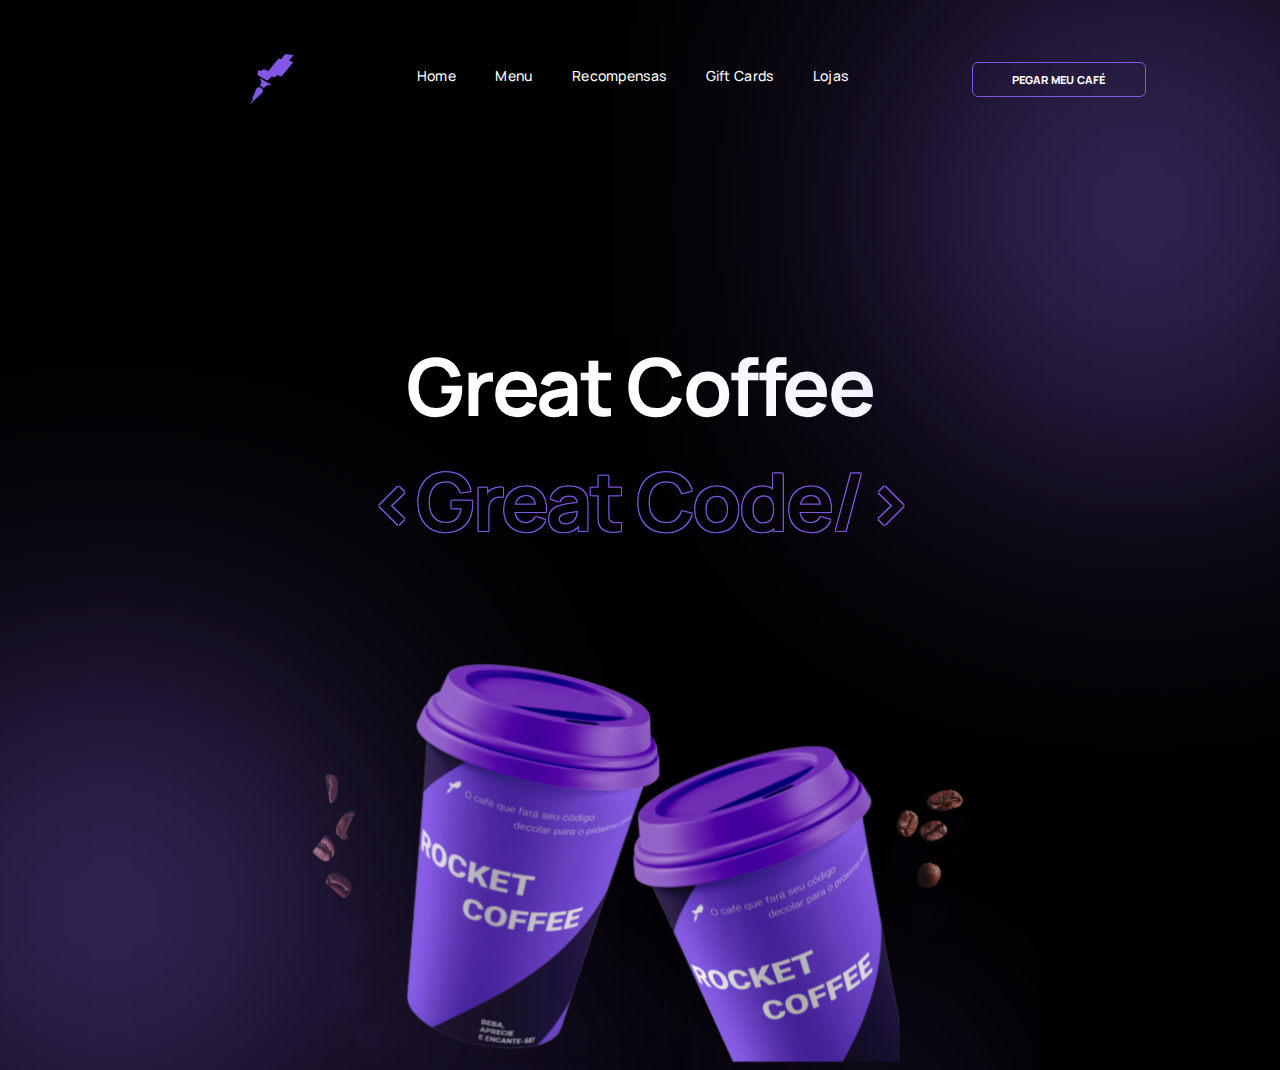
<file: index.html>
<!DOCTYPE html>
<html lang="pt-br">
  <head>
    <meta charset="UTF-8" />
    <meta http-equiv="X-UA-Compatible" content="IE=edge" />
    <meta name="viewport" content="width=device-width, initial-scale=1.0" />
    <meta name="author" content="Dhonatan joseildo">

    <link rel="stylesheet" href="./styles/global.css">
    <link rel="stylesheet" href="./styles/headerMenu.css">
    <link rel="stylesheet" href="./styles/index.css" />

    <link rel="preconnect" href="https://fonts.googleapis.com" />
    <link rel="preconnect" href="https://fonts.gstatic.com" crossorigin />
    <link
      href="https://fonts.googleapis.com/css2?family=DM+Sans:wght@400;700&family=Manrope:wght@400;700&display=swap"
      rel="stylesheet"
    />

    <script src="./script.js" defer></script>
    <title>Great Coffee</title>
  </head>
  <body>
    <header>
      <nav class="navigation-menu">
        <div class="logoAndOpen">
          <div class="logo">
            <a href="./index.html">
              <picture>

                <source media="(min-width: 1024px)" srcset="./assets/Logo.svg">
                <img src="./assets/logo-mobile.svg" alt="">
  
              </picture>
            </a>
          </div>
  
          <div  class="open-menu">
            <img src="./assets/openMenu.svg" alt="Abrir Menu de navegação">
          </div>
        </div>
        
        <div id="menuMobile">
          <ul>
            <li><a href="./index.html">Home</a></li>
            <li><a href="./menu.html">Menu</a></li>
            <li><a href="./recompensas.html">Recompensas</a></li>
            <li><a href="./giftCards.html">Gift Cards</a></li>
            <li><a href="./lojas.html">Lojas</a></li>
          </ul>
        </div>
        <button id="getCoffee">

          <a href="./menu.html">
            PEGAR MEU CAFÉ
          </a>
          
          <div class="img-get-coffee">
            <svg width="8" height="13" viewBox="0 0 8 13" fill="none" xmlns="http://www.w3.org/2000/svg">
              <path d="M1.414 12.207L7.121 6.49997L1.414 0.792969L0 2.20697L4.293 6.49997L0 10.793L1.414 12.207Z" fill="white"/>
            </svg>
          </div>
        </button>
        
      </nav>
    </header>
    
    <main>
      <div class="title">
        <h1>O café que fará seu código decolar para o próximo nível.</h1>
      </div>
  
      <div class="subtitle">
        <h2>Great Coffee</h2>
        <h2>&lt;Great Code/&gt;</h2>
      </div>
      <img id="imgCoffee" src="./assets/Img-Coffee.svg" alt="Imagem de 2 copo de caffe com a logo ROCKET COFFE">
      
      <div class="bg-effect01">
        <svg width="428" height="620" viewBox="0 0 428 620" fill="none" xmlns="http://www.w3.org/2000/svg">
          <g filter="url(#filter0_f_317_209)">
          <circle cx="228.5" cy="560.5" r="160.5" fill="#996DFF"/>
          </g>
          <defs>
          <filter id="filter0_f_317_209" x="-332" y="0" width="1121" height="1121" filterUnits="userSpaceOnUse" color-interpolation-filters="sRGB">
          <feFlood flood-opacity="0" result="BackgroundImageFix"/>
          <feBlend mode="normal" in="SourceGraphic" in2="BackgroundImageFix" result="shape"/>
          <feGaussianBlur stdDeviation="200" result="effect1_foregroundBlur_317_209"/>
          </filter>
          </defs>
          </svg>
          
      </div>
      <div class="bg-effect02">
        <svg width="428" height="620" viewBox="0 0 428 620" fill="none" xmlns="http://www.w3.org/2000/svg">
          <g filter="url(#filter0_f_317_209)">
          <circle cx="228.5" cy="560.5" r="160.5" fill="#996DFF"/>
          </g>
          <defs>
          <filter id="filter0_f_317_209" x="-332" y="0" width="1121" height="1121" filterUnits="userSpaceOnUse" color-interpolation-filters="sRGB">
          <feFlood flood-opacity="0" result="BackgroundImageFix"/>
          <feBlend mode="normal" in="SourceGraphic" in2="BackgroundImageFix" result="shape"/>
          <feGaussianBlur stdDeviation="200" result="effect1_foregroundBlur_317_209"/>
          </filter>
          </defs>
          </svg>
          
      </div>
    </main>
  </body>
</html>
</file>
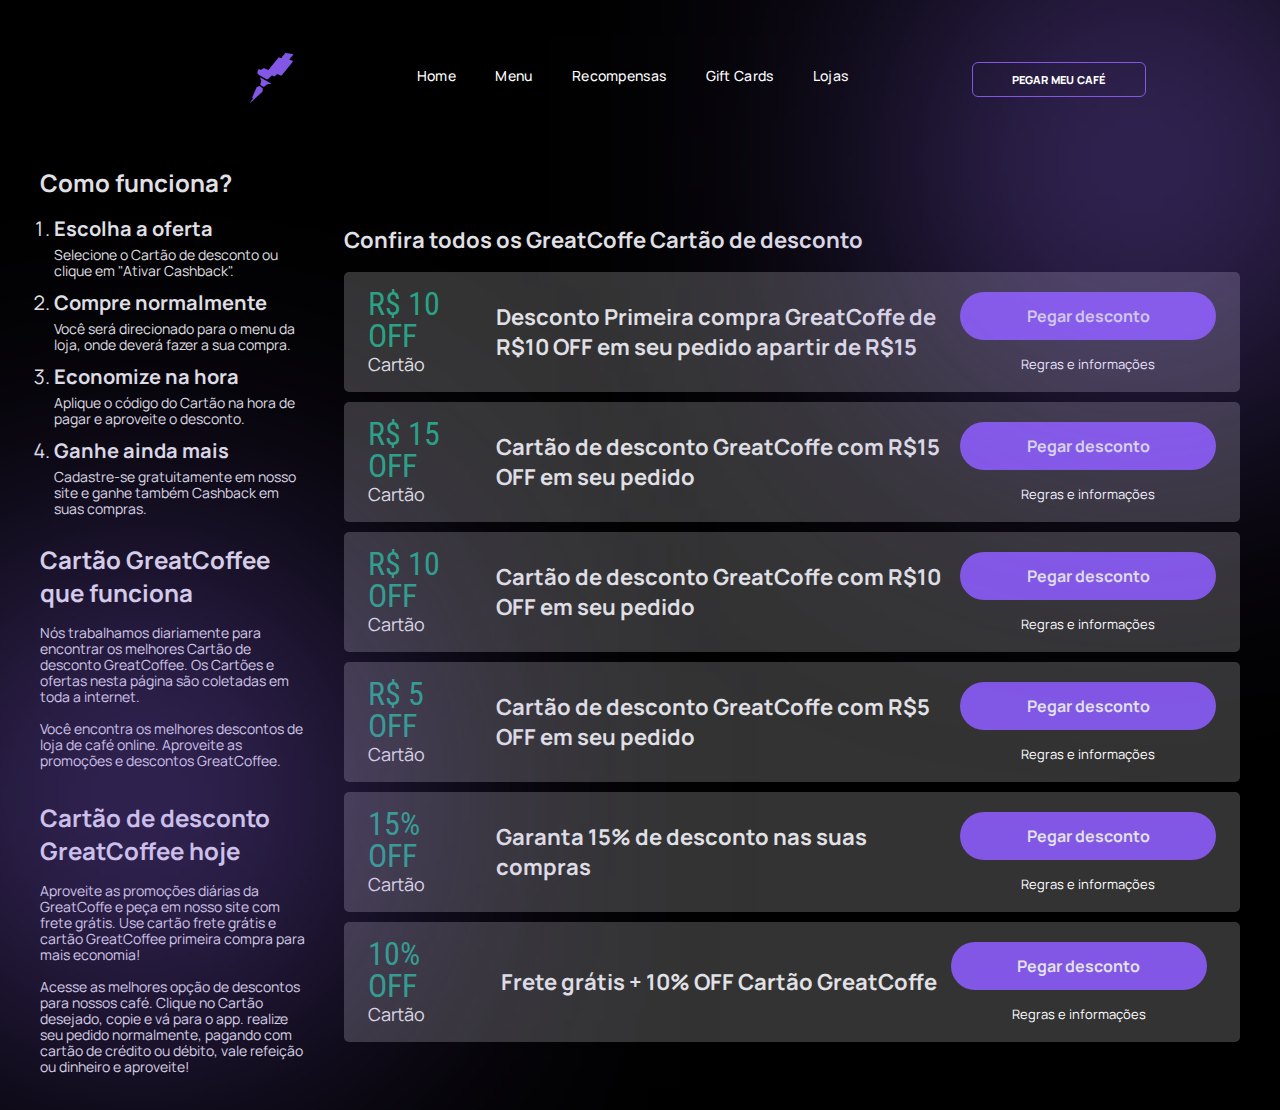
<file: giftCards.html>
<!DOCTYPE html>
<html lang="pt-br">
<head>
  <meta charset="UTF-8">
  <meta http-equiv="X-UA-Compatible" content="IE=edge">
  <meta name="viewport" content="width=device-width, initial-scale=1.0">

  <link rel="stylesheet" href="./styles/global.css">
  <link rel="stylesheet" href="./styles/headerMenu.css">
  <link rel="stylesheet" href="./styles/giftCards.css">

  <link rel="preconnect" href="https://fonts.googleapis.com">
  <link rel="preconnect" href="https://fonts.gstatic.com" crossorigin>
  <link href="https://fonts.googleapis.com/css2?family=Manrope:wght@400;700&family=Roboto+Condensed:wght@700&display=swap" rel="stylesheet">
  
  <script src="./script.js" defer></script>
  <title>Gift Cards</title>
</head>
<body>
  <header>
    <nav class="navigation-menu">
      <div class="logoAndOpen">
        <div class="logo">
          <a href="./index.html">
            <picture>

              <source media="(min-width: 1024px)" srcset="./assets/Logo.svg">
              <img src="./assets/logo-mobile.svg" alt="">

            </picture>
          </a>
        </div>

        <div  class="open-menu">
          <img src="./assets/openMenu.svg" alt="Abrir Menu de navegação">
        </div>
      </div>
      
      <div id="menuMobile">
        <ul>
          <li><a href="./index.html">Home</a></li>
          <li><a href="./menu.html">Menu</a></li>
          <li><a href="./recompensas.html">Recompensas</a></li>
          <li><a href="./giftCards.html">Gift Cards</a></li>
          <li><a href="./lojas.html">Lojas</a></li>
        </ul>
      </div>
      <button id="getCoffee">

        <a href="./menu.html">
          PEGAR MEU CAFÉ
        </a>
        
        <div class="img-get-coffee">
          <svg width="8" height="13" viewBox="0 0 8 13" fill="none" xmlns="http://www.w3.org/2000/svg">
            <path d="M1.414 12.207L7.121 6.49997L1.414 0.792969L0 2.20697L4.293 6.49997L0 10.793L1.414 12.207Z" fill="white"/>
          </svg>
        </div>
      </button>
      
    </nav>
  </header>

  <main>
    <section class="aboutGiftCard">

      <div class="howItWorks">
        <h2>Como funciona?</h2>
        <ul>
          <li>
            <h3>Escolha a oferta</h3>
            <p>Selecione o Cartão de desconto ou clique em "Ativar Cashback".</p>
          </li>
          <li>
            <h3>Compre normalmente</h3>
            <p>Você será direcionado para o menu da loja, onde deverá fazer a sua compra.</p>
          </li>
          <li>
            <h3>Economize na hora</h3>
            <p>Aplique o código do Cartão na hora de pagar e aproveite o desconto.</p>
          </li>
          <li>
            <h3>Ganhe ainda mais</h3>
            <p>Cadastre-se gratuitamente em nosso site e ganhe também Cashback em suas compras.</p>
          </li>
        </ul>
      </div>
      <div class="cardWorks">
        <h2>Cartão GreatCoffee que funciona</h2>
        <p>
          Nós trabalhamos diariamente para encontrar os melhores Cartão de desconto GreatCoffee. Os Cartões e ofertas nesta página são coletadas em toda a internet.
        </p>
        <p>
          Você encontra os melhores descontos de loja de café online. Aproveite as promoções e descontos GreatCoffee.
        </p>
      </div>
      <div class="discountCard">
        <h2>Cartão de desconto GreatCoffee hoje</h2>
        <p>Aproveite as promoções diárias da GreatCoffe e peça em nosso site com frete grátis. Use cartão frete grátis e cartão GreatCoffee primeira compra para mais economia!
        </p>

        <p>Acesse as melhores opção de descontos para nossos café. Clique no Cartão desejado, copie e vá
        para o app. realize seu pedido normalmente, pagando com cartão de crédito ou débito, vale refeição ou dinheiro e aproveite!
        </p>
      </div>
    </section>

    <section class="giftCards">
      <h2>Confira todos os GreatCoffe Cartão de desconto</h2>
    
      <ul class="cards">

        <li class="card">

          <div class="discount">
            <div class="valueDiscount">
              R$ 10
              <br>
              OFF
            </div>
            <div class="typeOfDiscount">
              Cartão
            </div>
          </div>
          <div class="cardDescription">
            <h3>Desconto Primeira compra GreatCoffe de R$10 OFF em seu pedido apartir de R$15</h3>
          </div>
          <div class="buttonDiscount">
            <button class="buttonGetDiscount">
              Pegar desconto
            </button>
            <a href="#">
              Regras e informações
            </a>
          </div>

        </li>

        <li class="card">
          <div class="discount">
            <div class="valueDiscount">
              R$ 15
              <br>
              OFF
            </div>
            <div class="typeOfDiscount">
              Cartão
            </div>
          </div>
          <div class="cardDescription">
            <h3>Cartão de desconto GreatCoffe com R$15 OFF em seu pedido</h3>
          </div>
          <div class="buttonDiscount">
            <button class="buttonGetDiscount">
              Pegar desconto
            </button>
            <a href="#">
              Regras e informações
            </a>
          </div>
        </li>

        <li class="card">
          <div class="discount">
            <div class="valueDiscount">
              R$ 10
              <br>
              OFF
            </div>
            <div class="typeOfDiscount">
              Cartão
            </div>
          </div>
          <div class="cardDescription">
            <h3>Cartão de desconto GreatCoffe com R$10 OFF em seu pedido</h3>
          </div>
          <div class="buttonDiscount">
            <button class="buttonGetDiscount">
              Pegar desconto
            </button>
            <a href="#">
              Regras e informações
            </a>
          </div>
        </li>

        <li class="card">
          <div class="discount">
            <div class="valueDiscount">
              R$ 5
              <br>
              OFF
            </div>
            <div class="typeOfDiscount">
              Cartão
            </div>
          </div>
          <div class="cardDescription">
            <h3>Cartão de desconto GreatCoffe com R$5 OFF em seu pedido</h3>
          </div>
          <div class="buttonDiscount">
            <button class="buttonGetDiscount">
              Pegar desconto
            </button>
            <a href="#">
              Regras e informações
            </a>
          </div>
        </li>

        <li class="card">
          <div class="discount">
            <div class="valueDiscount">
              15%
              <br> 
              OFF
            </div>
            <div class="typeOfDiscount">
              Cartão
            </div>
          </div>
          <div class="cardDescription">
            <h3>Garanta 15% de desconto nas suas compras</h3>
          </div>
          <div class="buttonDiscount">
            <button class="buttonGetDiscount">
              Pegar desconto
            </button>
            <a href="#">
              Regras e informações
            </a>
          </div>
        </li>

        <li class="card">
          <div class="discount">
            <div class="valueDiscount">
              10%
              <br>
              OFF
            </div>
            <div class="typeOfDiscount">
              Cartão
            </div>
          </div>
          <div class="cardDescription">
            <h3>Frete grátis + 10% OFF Cartão GreatCoffe</h3>
          </div>
          <div class="buttonDiscount">
            <button class="buttonGetDiscount">
              Pegar desconto
            </button>
            <a href="#">
              Regras e informações
            </a>
          </div>
        </li>

      </ul>
      
    </section>
  </main>

  <div class="bg-effect01">
    <svg width="428" height="620" viewBox="0 0 428 620" fill="none" xmlns="http://www.w3.org/2000/svg">
      <g filter="url(#filter0_f_317_209)">
      <circle cx="228.5" cy="560.5" r="160.5" fill="#996DFF"/>
      </g>
      <defs>
      <filter id="filter0_f_317_209" x="-332" y="0" width="1121" height="1121" filterUnits="userSpaceOnUse" color-interpolation-filters="sRGB">
      <feFlood flood-opacity="0" result="BackgroundImageFix"/>
      <feBlend mode="normal" in="SourceGraphic" in2="BackgroundImageFix" result="shape"/>
      <feGaussianBlur stdDeviation="200" result="effect1_foregroundBlur_317_209"/>
      </filter>
      </defs>
      </svg>
      
  </div>
  <div class="bg-effect02">
    <svg width="428" height="620" viewBox="0 0 428 620" fill="none" xmlns="http://www.w3.org/2000/svg">
      <g filter="url(#filter0_f_317_209)">
      <circle cx="228.5" cy="560.5" r="160.5" fill="#996DFF"/>
      </g>
      <defs>
      <filter id="filter0_f_317_209" x="-332" y="0" width="1121" height="1121" filterUnits="userSpaceOnUse" color-interpolation-filters="sRGB">
      <feFlood flood-opacity="0" result="BackgroundImageFix"/>
      <feBlend mode="normal" in="SourceGraphic" in2="BackgroundImageFix" result="shape"/>
      <feGaussianBlur stdDeviation="200" result="effect1_foregroundBlur_317_209"/>
      </filter>
      </defs>
      </svg>
      
  </div>
</body>
</html>
</file>
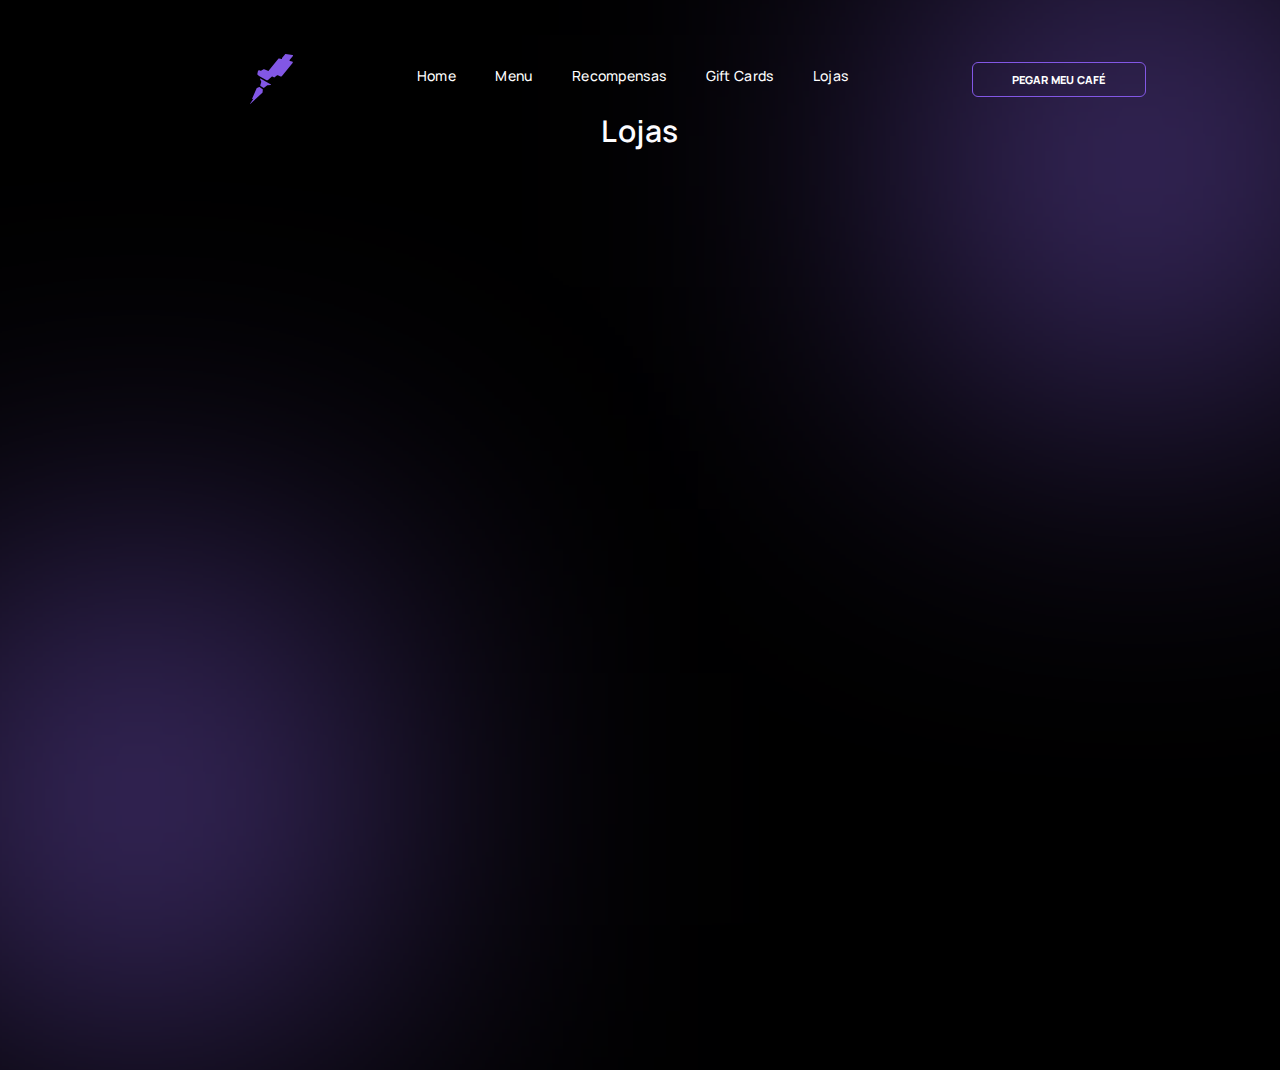
<file: lojas.html>
<!DOCTYPE html>
<html lang="pt-br">
<head>
  <meta charset="UTF-8">
  <meta http-equiv="X-UA-Compatible" content="IE=edge">
  <meta name="viewport" content="width=device-width, initial-scale=1.0">

  <link rel="stylesheet" href="./styles/global.css">
  <link rel="stylesheet" href="./styles/headerMenu.css">

  <link rel="preconnect" href="https://fonts.googleapis.com" />
  <link rel="preconnect" href="https://fonts.gstatic.com" crossorigin />
  <link
      href="https://fonts.googleapis.com/css2?family=DM+Sans:wght@400;700&family=Manrope:wght@400;700&display=swap"
      rel="stylesheet"
  />
  
  <script src="./script.js" defer></script>
  <title>Lojas GreatCoffee</title>
</head>
<body>
  <header>
    <nav class="navigation-menu">
      <div class="logoAndOpen">
        <div class="logo">
          <a href="./index.html">
            <picture>

              <source media="(min-width: 1024px)" srcset="./assets/Logo.svg">
              <img src="./assets/logo-mobile.svg" alt="">

            </picture>
          </a>
        </div>

        <div  class="open-menu">
          <img src="./assets/openMenu.svg" alt="Abrir Menu de navegação">
        </div>
      </div>
      
      <div id="menuMobile">
        <ul>
          <li><a href="./index.html">Home</a></li>
          <li><a href="./menu.html">Menu</a></li>
          <li><a href="./recompensas.html">Recompensas</a></li>
          <li><a href="./giftCards.html">Gift Cards</a></li>
          <li><a href="./lojas.html">Lojas</a></li>
        </ul>
      </div>
      <button id="getCoffee">

        <a href="./menu.html">
          PEGAR MEU CAFÉ
        </a>
        
        <div class="img-get-coffee">
          <svg width="8" height="13" viewBox="0 0 8 13" fill="none" xmlns="http://www.w3.org/2000/svg">
            <path d="M1.414 12.207L7.121 6.49997L1.414 0.792969L0 2.20697L4.293 6.49997L0 10.793L1.414 12.207Z" fill="white"/>
          </svg>
        </div>
      </button>
      
    </nav>
  </header>

  <main>
    <h1>Lojas</h1>
  </main>

  <div class="bg-effect01">
    <svg width="428" height="620" viewBox="0 0 428 620" fill="none" xmlns="http://www.w3.org/2000/svg">
      <g filter="url(#filter0_f_317_209)">
      <circle cx="228.5" cy="560.5" r="160.5" fill="#996DFF"/>
      </g>
      <defs>
      <filter id="filter0_f_317_209" x="-332" y="0" width="1121" height="1121" filterUnits="userSpaceOnUse" color-interpolation-filters="sRGB">
      <feFlood flood-opacity="0" result="BackgroundImageFix"/>
      <feBlend mode="normal" in="SourceGraphic" in2="BackgroundImageFix" result="shape"/>
      <feGaussianBlur stdDeviation="200" result="effect1_foregroundBlur_317_209"/>
      </filter>
      </defs>
      </svg>
      
  </div>
  <div class="bg-effect02">
    <svg width="428" height="620" viewBox="0 0 428 620" fill="none" xmlns="http://www.w3.org/2000/svg">
      <g filter="url(#filter0_f_317_209)">
      <circle cx="228.5" cy="560.5" r="160.5" fill="#996DFF"/>
      </g>
      <defs>
      <filter id="filter0_f_317_209" x="-332" y="0" width="1121" height="1121" filterUnits="userSpaceOnUse" color-interpolation-filters="sRGB">
      <feFlood flood-opacity="0" result="BackgroundImageFix"/>
      <feBlend mode="normal" in="SourceGraphic" in2="BackgroundImageFix" result="shape"/>
      <feGaussianBlur stdDeviation="200" result="effect1_foregroundBlur_317_209"/>
      </filter>
      </defs>
      </svg>
      
  </div>
</body>
</html>
</file>
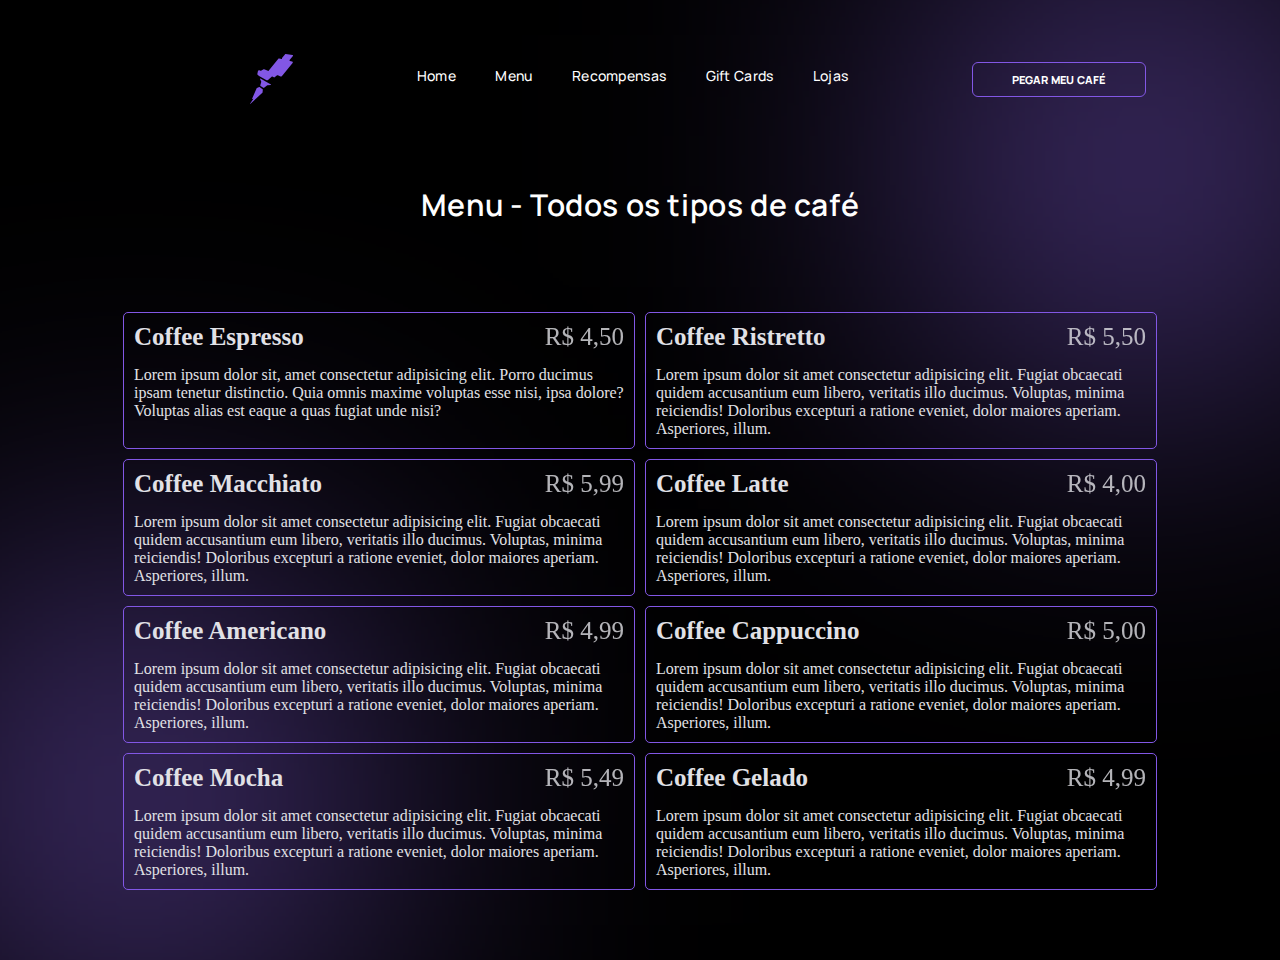
<file: menu.html>
<!DOCTYPE html>
<html lang="pt-br">
<head>
  <meta charset="UTF-8">
  <meta http-equiv="X-UA-Compatible" content="IE=edge">
  <meta name="viewport" content="width=device-width, initial-scale=1.0">
  <meta name="author" content="Dhonatan joseildo">

  <link rel="stylesheet" href="./styles/global.css">
  <link rel="stylesheet" href="./styles/headerMenu.css">
  <link rel="stylesheet" href="./styles/menu.css">

  <link rel="preconnect" href="https://fonts.googleapis.com" />
  <link rel="preconnect" href="https://fonts.gstatic.com" crossorigin />
  <link
      href="https://fonts.googleapis.com/css2?family=DM+Sans:wght@400;700&family=Manrope:wght@400;700&display=swap"
      rel="stylesheet"
  />
  
  <script src="./script.js" defer></script>
  <title>Menu Coffee</title>
</head>
<body>
  <header>
    <nav class="navigation-menu">
      <div class="logoAndOpen">
        <div class="logo">
          <a href="./index.html">
            <picture>

              <source media="(min-width: 1024px)" srcset="./assets/Logo.svg">
              <img src="./assets/logo-mobile.svg" alt="">

            </picture>
          </a>
        </div>

        <div  class="open-menu">
          <img src="./assets/openMenu.svg" alt="Abrir Menu de navegação">
        </div>
      </div>
      
      <div id="menuMobile">
        <ul>
          <li><a href="./index.html">Home</a></li>
          <li><a href="./menu.html">Menu</a></li>
          <li><a href="./recompensas.html">Recompensas</a></li>
          <li><a href="./giftCards.html">Gift Cards</a></li>
          <li><a href="./lojas.html">Lojas</a></li>
        </ul>
      </div>
      <button id="getCoffee">

        <a href="./menu.html">
          PEGAR MEU CAFÉ
        </a>
        
        <div class="img-get-coffee">
          <svg width="8" height="13" viewBox="0 0 8 13" fill="none" xmlns="http://www.w3.org/2000/svg">
            <path d="M1.414 12.207L7.121 6.49997L1.414 0.792969L0 2.20697L4.293 6.49997L0 10.793L1.414 12.207Z" fill="white"/>
          </svg>
        </div>
      </button>
      
    </nav>
  </header>

  <main>
    <div class="title">
      <h1> Menu - Todos os tipos de café</h1>
    </div>
    <div class="menu">
  
      <div class="container">
        <div class="content">
          <h3>Coffee Espresso</h3>
          <p class="valueCoffe">
            R$ 4,50
          </p>
        </div>
        
        <p class="description">
          Lorem ipsum dolor sit, amet consectetur adipisicing elit. Porro ducimus ipsam tenetur distinctio. Quia omnis maxime voluptas esse nisi, ipsa dolore? Voluptas alias est eaque a quas fugiat unde nisi?
        </p>
        
      </div>
      <div class="container">
        <div class="content">
          <h3>Coffee Ristretto</h3>
          <p class="valueCoffe">
            R$ 5,50
          </p>
        </div>
        <p class="description">
          Lorem ipsum dolor sit amet consectetur adipisicing elit. Fugiat obcaecati quidem accusantium eum libero, veritatis illo ducimus. Voluptas, minima reiciendis! Doloribus excepturi a ratione eveniet, dolor maiores aperiam. Asperiores, illum.
        </p>
      </div>
      <div class="container">
        <div class="content">
          <h3>Coffee Macchiato</h3>
          <p class="valueCoffe">
            R$ 5,99
          </p>
        </div>
        <p class="description">
          Lorem ipsum dolor sit amet consectetur adipisicing elit. Fugiat obcaecati quidem accusantium eum libero, veritatis illo ducimus. Voluptas, minima reiciendis! Doloribus excepturi a ratione eveniet, dolor maiores aperiam. Asperiores, illum.
        </p>
      </div>
      <div class="container">
        <div class="content">
          <h3>Coffee Latte</h3>
          <p class="valueCoffe">
            R$ 4,00
          </p>
        </div>
        <p class="description">
          Lorem ipsum dolor sit amet consectetur adipisicing elit. Fugiat obcaecati quidem accusantium eum libero, veritatis illo ducimus. Voluptas, minima reiciendis! Doloribus excepturi a ratione eveniet, dolor maiores aperiam. Asperiores, illum.
        </p>
      </div>
      <div class="container">
        <div class="content">
          <h3>Coffee Americano</h3>
          <p class="valueCoffe">
            R$ 4,99
          </p>
        </div>
        <p class="description">
          Lorem ipsum dolor sit amet consectetur adipisicing elit. Fugiat obcaecati quidem accusantium eum libero, veritatis illo ducimus. Voluptas, minima reiciendis! Doloribus excepturi a ratione eveniet, dolor maiores aperiam. Asperiores, illum.
        </p>
      </div>
      <div class="container">
        <div class="content">
          <h3>Coffee Cappuccino</h3>
          <p class="valueCoffe">
            R$ 5,00
          </p>
        </div>
        <p class="description">
          Lorem ipsum dolor sit amet consectetur adipisicing elit. Fugiat obcaecati quidem accusantium eum libero, veritatis illo ducimus. Voluptas, minima reiciendis! Doloribus excepturi a ratione eveniet, dolor maiores aperiam. Asperiores, illum.
        </p>
      </div>
      <div class="container">
        <div class="content">
          <h3>Coffee Mocha</h3>
          <p class="valueCoffe">
            R$ 5,49
          </p>
        </div>
        <p class="description">
          Lorem ipsum dolor sit amet consectetur adipisicing elit. Fugiat obcaecati quidem accusantium eum libero, veritatis illo ducimus. Voluptas, minima reiciendis! Doloribus excepturi a ratione eveniet, dolor maiores aperiam. Asperiores, illum.
        </p>
      </div>
      <div class="container">
        <div class="content">
          <h3>Coffee Gelado</h3>
          <p class="valueCoffe">
            R$ 4,99
          </p>
        </div>
        <p class="description">
          Lorem ipsum dolor sit amet consectetur adipisicing elit. Fugiat obcaecati quidem accusantium eum libero, veritatis illo ducimus. Voluptas, minima reiciendis! Doloribus excepturi a ratione eveniet, dolor maiores aperiam. Asperiores, illum.
        </p>
      </div>
  
    </div>
  </main>
  <div class="bg-effect01">
    <svg width="428" height="620" viewBox="0 0 428 620" fill="none" xmlns="http://www.w3.org/2000/svg">
      <g filter="url(#filter0_f_317_209)">
      <circle cx="228.5" cy="560.5" r="160.5" fill="#996DFF"/>
      </g>
      <defs>
      <filter id="filter0_f_317_209" x="-332" y="0" width="1121" height="1121" filterUnits="userSpaceOnUse" color-interpolation-filters="sRGB">
      <feFlood flood-opacity="0" result="BackgroundImageFix"/>
      <feBlend mode="normal" in="SourceGraphic" in2="BackgroundImageFix" result="shape"/>
      <feGaussianBlur stdDeviation="200" result="effect1_foregroundBlur_317_209"/>
      </filter>
      </defs>
      </svg>
      
  </div>
  <div class="bg-effect02">
    <svg width="428" height="620" viewBox="0 0 428 620" fill="none" xmlns="http://www.w3.org/2000/svg">
      <g filter="url(#filter0_f_317_209)">
      <circle cx="228.5" cy="560.5" r="160.5" fill="#996DFF"/>
      </g>
      <defs>
      <filter id="filter0_f_317_209" x="-332" y="0" width="1121" height="1121" filterUnits="userSpaceOnUse" color-interpolation-filters="sRGB">
      <feFlood flood-opacity="0" result="BackgroundImageFix"/>
      <feBlend mode="normal" in="SourceGraphic" in2="BackgroundImageFix" result="shape"/>
      <feGaussianBlur stdDeviation="200" result="effect1_foregroundBlur_317_209"/>
      </filter>
      </defs>
      </svg>
      
  </div>
</body>
</html>
</file>
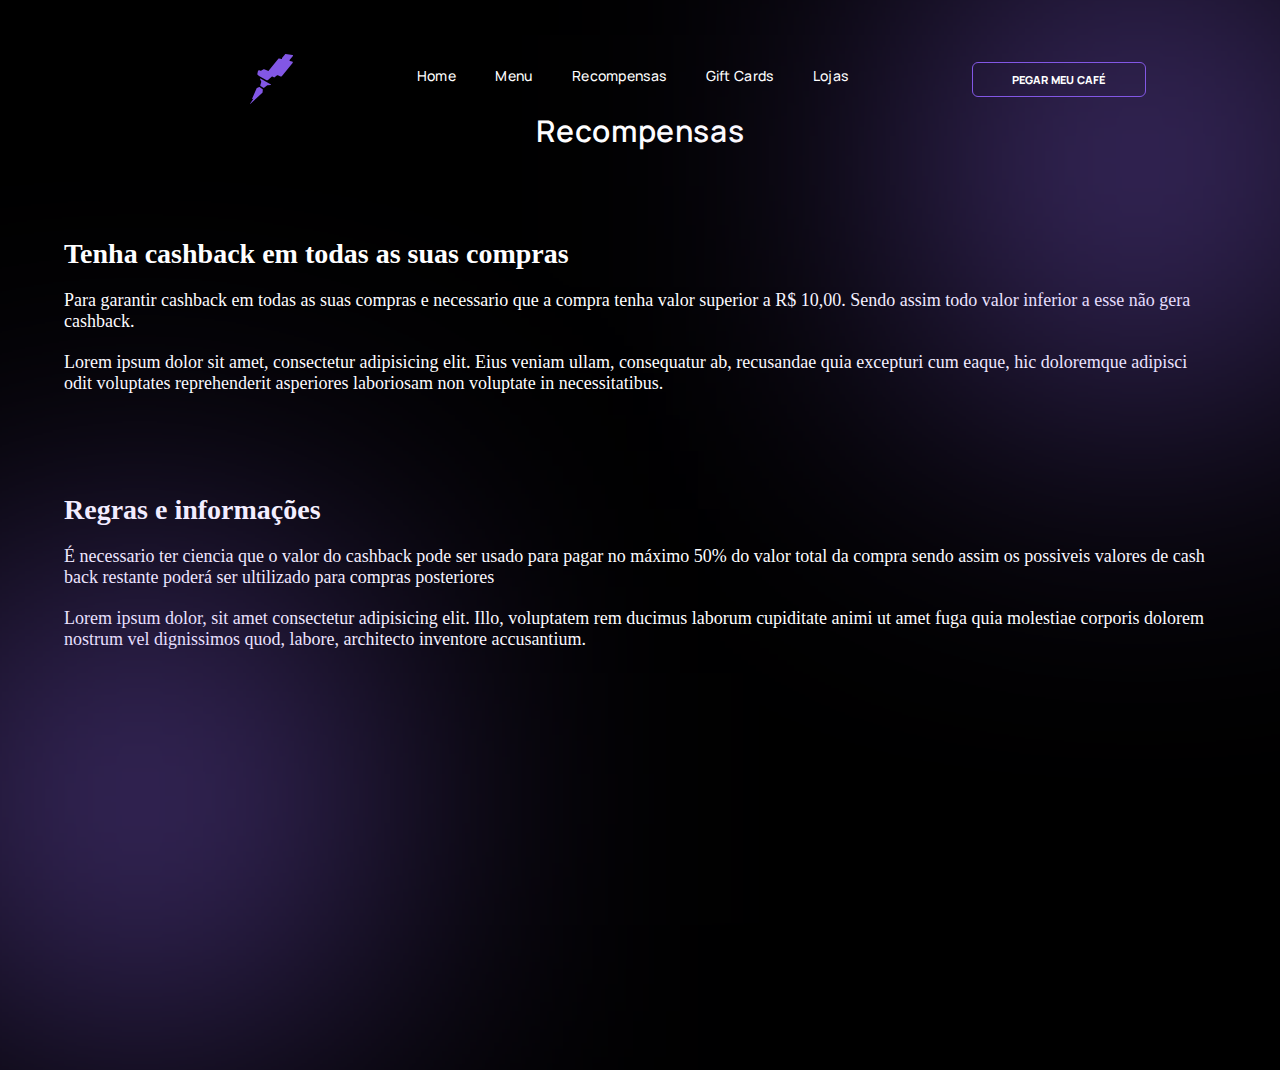
<file: recompensas.html>
<!DOCTYPE html>
<html lang="pt-br">
<head>
  <meta charset="UTF-8">
  <meta http-equiv="X-UA-Compatible" content="IE=edge">
  <meta name="viewport" content="width=device-width, initial-scale=1.0">

  <link rel="stylesheet" href="./styles/global.css">
  <link rel="stylesheet" href="./styles/headerMenu.css">
  <link rel="stylesheet" href="./styles/recompensas.css">
  
  <link rel="preconnect" href="https://fonts.googleapis.com" />
  <link rel="preconnect" href="https://fonts.gstatic.com" crossorigin />
  <link
      href="https://fonts.googleapis.com/css2?family=DM+Sans:wght@400;700&family=Manrope:wght@400;700&display=swap"
      rel="stylesheet"
  />
  
  <script src="./script.js" defer></script>
  <title>Recompensas</title>
</head>
<body>
  <header>
    <nav class="navigation-menu">
      <div class="logoAndOpen">
        <div class="logo">
          <a href="./index.html">
            <picture>

              <source media="(min-width: 1024px)" srcset="./assets/Logo.svg">
              <img src="./assets/logo-mobile.svg" alt="">

            </picture>
          </a>
        </div>

        <div  class="open-menu">
          <img src="./assets/openMenu.svg" alt="Abrir Menu de navegação">
        </div>
      </div>
      
      <div id="menuMobile">
        <ul>
          <li><a href="./index.html">Home</a></li>
          <li><a href="./menu.html">Menu</a></li>
          <li><a href="./recompensas.html">Recompensas</a></li>
          <li><a href="./giftCards.html">Gift Cards</a></li>
          <li><a href="./lojas.html">Lojas</a></li>
        </ul>
      </div>
      <button id="getCoffee">

        <a href="./menu.html">
          PEGAR MEU CAFÉ
        </a>
        
        <div class="img-get-coffee">
          <svg width="8" height="13" viewBox="0 0 8 13" fill="none" xmlns="http://www.w3.org/2000/svg">
            <path d="M1.414 12.207L7.121 6.49997L1.414 0.792969L0 2.20697L4.293 6.49997L0 10.793L1.414 12.207Z" fill="white"/>
          </svg>
        </div>
      </button>
      
    </nav>
  </header>

  <main>
    <section class="aboutRewards">
      <h1>Recompensas</h1>
      
      <div class="infoAbout">

        <h2>Tenha cashback em todas as suas compras</h2>

        <p>Para garantir cashback em todas as suas compras e necessario que a compra tenha valor superior a R$ 10,00. Sendo assim todo valor inferior a esse não gera cashback.</p>

        <P>Lorem ipsum dolor sit amet, consectetur adipisicing elit. Eius veniam ullam, consequatur ab, recusandae quia excepturi cum eaque, hic doloremque adipisci odit voluptates reprehenderit asperiores laboriosam non voluptate in necessitatibus.</P>
      </div>

      <div class="cashbackRules">
        <h2>Regras e informações</h2>

        <p>É necessario ter ciencia que o valor do cashback pode ser usado para pagar no máximo 50% do valor total da compra sendo assim os possiveis valores de cash back restante poderá ser ultilizado para compras posteriores
        </p>
        <p>Lorem ipsum dolor, sit amet consectetur adipisicing elit. Illo, voluptatem rem ducimus laborum cupiditate animi ut amet fuga quia molestiae corporis dolorem nostrum vel dignissimos quod, labore, architecto inventore accusantium.</p>
      </div>

    </section>
  </main>

  <div class="bg-effect01">
    <svg width="428" height="620" viewBox="0 0 428 620" fill="none" xmlns="http://www.w3.org/2000/svg">
      <g filter="url(#filter0_f_317_209)">
      <circle cx="228.5" cy="560.5" r="160.5" fill="#996DFF"/>
      </g>
      <defs>
      <filter id="filter0_f_317_209" x="-332" y="0" width="1121" height="1121" filterUnits="userSpaceOnUse" color-interpolation-filters="sRGB">
      <feFlood flood-opacity="0" result="BackgroundImageFix"/>
      <feBlend mode="normal" in="SourceGraphic" in2="BackgroundImageFix" result="shape"/>
      <feGaussianBlur stdDeviation="200" result="effect1_foregroundBlur_317_209"/>
      </filter>
      </defs>
      </svg>
      
  </div>
  <div class="bg-effect02">
    <svg width="428" height="620" viewBox="0 0 428 620" fill="none" xmlns="http://www.w3.org/2000/svg">
      <g filter="url(#filter0_f_317_209)">
      <circle cx="228.5" cy="560.5" r="160.5" fill="#996DFF"/>
      </g>
      <defs>
      <filter id="filter0_f_317_209" x="-332" y="0" width="1121" height="1121" filterUnits="userSpaceOnUse" color-interpolation-filters="sRGB">
      <feFlood flood-opacity="0" result="BackgroundImageFix"/>
      <feBlend mode="normal" in="SourceGraphic" in2="BackgroundImageFix" result="shape"/>
      <feGaussianBlur stdDeviation="200" result="effect1_foregroundBlur_317_209"/>
      </filter>
      </defs>
      </svg>
      
  </div>
</body>
</html>
</file>
<file: styles/global.css>
:root {
  --backgrond: #000;
  --text-color: #FFF;
  --button: #8257E5;
  --border: #29292E;
  --text-menu-mobile: #A8A8B3;
  --text-hover-menu-mobile: #E1E1E6;
}

*{
  font-size: 62.5%;
  margin: 0;
  padding: 0;

  box-sizing: border-box;
}

body{
  background-color: var(--backgrond);
  color: var(--text-color);

  display: flex;
  align-items: center;
  justify-content: center;

  height: 96rem;
  min-height: 100vh;
  position: relative;
}

main{
  position: absolute;
  top: 11rem;
  width: 100%;
  height: 100%;
  display: flex;
  flex-direction: column;
  justify-content: space-between;
  align-items: center;
}

main .title{
  margin-top: 7.4rem;
}
main h1{
  width: 37.3rem;
  height: 12.8rem;

  font-size: 3rem;
  font-family: Manrope, sans-serif;
  font-weight: 600;
  line-height: 4.1rem;
  text-align: center;
  letter-spacing: 0.02em;
  color: var(--text-color);
}

/*========= EFFECT BACKGROUND ================*/
body .bg-effect01{
  position: absolute;
  top: 15rem;
}
body .bg-effect02{
  position: absolute;
  bottom: 0;
}
body .bg-effect01 svg, body .bg-effect02 svg{
  width: 28rem;
  height: 32.1rem;

  background-color: #996DFF;
  filter: blur(250px);
}
@media (min-width: 1024px){
  body .bg-effect01{
    position: absolute;
    top: 0;
    right: 0;
  }
  body .bg-effect02{
    position: absolute;
    bottom: 0;
    left: 0;
  }
  body .bg-effect01 svg, body .bg-effect02 svg{

    filter: blur(200px);
  }
}
</file>
<file: styles/headerMenu.css>
header{
  position: absolute;
  top: 5rem;
  width: 100%;
  height: auto;
  display: flex;
  justify-content: center;
  align-items: center;
  z-index: 11;
}

header .navigation-menu{
  display: flex;
  align-items: baseline;
  justify-content: center;

  width: 100%;
  height: 5.85rem;

  border-bottom: 1px solid var(--border);
}

header .navigation-menu .logoAndOpen{
  display: flex;
  align-items: center;
  justify-content: space-between;
  width: 90%;
}
header .navigation-menu .open-menu{
  cursor: pointer;
}

/*============ MOBILE MENU ============*/

.navigation-menu #menuMobile{
  position: absolute;
  top: 5.85rem;

  width: 100%;
  height: 100vh;

  background-color: #000;
  z-index: 10;
  visibility: hidden;
  opacity: 0;
}

.navigation-menu #menuMobile.open{
  visibility: visible;
  opacity: 1;
}
.navigation-menu #menuMobile ul{
  list-style: none;
}

.navigation-menu #menuMobile ul li{
  border-bottom: 1px solid var(--border);
  padding: 1.8rem 0 1.4rem 2.78rem;
  position: relative;
}

.navigation-menu #menuMobile ul li:hover > a{
  color: var(--text-hover-menu-mobile);
  font-weight: 700;
}

.navigation-menu #menuMobile ul li::before{
  content: '';
  width: .5rem;
  height: 0%;
  background-color: #8257E5;

  position: absolute;
  top: 0;
  left: 0;

  transition: height 0.3s;
}

.navigation-menu #menuMobile ul li:hover::before{
  height: 100%;
}

.navigation-menu #menuMobile ul li a{
  font-family: Manrope;
  font-size: 1.8rem;
  font-weight: 400;
  line-height: 2.5rem;

  color: var(--text-menu-mobile);
  text-decoration: none;
}
.navigation-menu button{
  display: none;
  justify-content: center;
  align-items: center;
  padding: 1rem 3rem;
  gap: 1rem;

  width: auto;
  height: 3.5rem;

  border: 1px solid var(--button);
  border-radius: .6rem;
  
  background-color: initial;
  cursor: pointer;

  position: absolute;
  top: 35rem;
}
.navigation-menu button:hover{
  box-shadow: 3px 3px 6px var(--button), -1px -1px 6px var(--button);
}
.navigation-menu button a{
  font-family: Manrope, sans-serif;
  font-weight: 800;
  font-size: 1.1rem;
  line-height: 1.5rem;
  text-align: center;
  letter-spacing: 0.02em;
  color: var(--text-color);
  text-decoration: none;
}

/*============ MEDIA / RESPONSIVE ============*/
@media (min-width: 1024px){
  nav.navigation-menu{
    align-items: center;
    justify-content: space-between;
    border: none;
    width: 70%;
    margin-left: 9%;
  }
  
  nav.navigation-menu div#menuMobile{
    margin: 0;
    padding: 0;
    visibility: initial;
    display: initial;
    opacity: initial;
    flex-direction: initial;
    position: initial;
    font-size: initial;
    font-weight: initial;
    transform: initial;
    color: initial;
    background-color: initial;
    filter: initial;
    width: fit-content;
    height: inherit;
  }
  nav.navigation-menu .logoAndOpen{
    width: initial;
  }
  nav.navigation-menu .logoAndOpen .logo{
    cursor: pointer;
  }
  nav.navigation-menu #menuMobile ul{
    display: flex;
    width: 43.135rem;
    justify-content: space-between;
    
  }

  nav.navigation-menu #menuMobile ul li{
    padding: 1.6rem 0;
    border: none;
  }
  nav.navigation-menu #menuMobile ul li a{
    font-weight: 500;
    font-size: 1.4rem;
    line-height: 1.9rem;
    letter-spacing: 00.02em;

    color: var(--text-color);
  }

  header .navigation-menu div.open-menu{
    display: none;
  }

  nav.navigation-menu button{
    box-sizing: border-box;
    margin-bottom: 0;
    padding: 1.1rem 3.8rem;
    position: initial;
    display: flex;
  }
  nav.navigation-menu button a{
    width: 9.6rem;
    height: 1.5rem;
  }
  nav.navigation-menu button .img-get-coffee{
    display: none;
  }

  nav.navigation-menu #menuMobile ul li::before{
    width: 0%;
  
    position: absolute;
    top: auto;
    bottom: 0;
    left: 0;
  
    transition: width 0.3s;
  }

  nav.navigation-menu #menuMobile ul li:hover::before{
    width: 100%;
    height: .5rem;
  }
}
</file>
<file: styles/index.css>
nav.navigation-menu button{
  display: flex;
}
/*============ MAIN ============*/
main .subtitle{
  display: flex;
  flex-direction: column;
  gap: .6rem;

  text-align: center;
  width: 34.6rem;
  height: 12.9rem;
  margin-top: 22.1rem;
}
main .subtitle h2{

  font-family: Manrope, sans-serif;
  font-style: normal;
  font-weight: 700;
  font-size: 5rem;
  line-height: 6.8rem;
  letter-spacing: -0.03em;

  color: var(--text-color);
  text-shadow: 0px 4px 4px rgba(0, 0, 0, 0.25);
}
main .subtitle h2 ~ h2{
  color: black;
  text-shadow: 
  -1px -1px 0 var(--button), 
  1px -1px 0 var(--button), 
  -1px 1px 0 var(--button), 
  1px 1px 0 var(--button);
}

/*============ BACKGROUND EFFECT / IMG ============*/
main #imgCoffee{

  margin-top: 4.5rem;
}

main .bg-effect01{
  position: absolute;
  top: auto;
  bottom: 0;
}
main .bg-effect02{
  position: absolute;
  display: none;
}
main .bg-effect01 svg, main .bg-effect02 svg{

  width: 28rem;
  height: 32.1rem;

  background-color: #996DFF;
  filter: blur(200px);
  
}

/*============ MEDIA / RESPONSIVE ============*/
@media (min-width: 1024px){

  main .title{
    margin: 0;
  }

  body main h1{
    display: none;
  }

  body main .subtitle{
    top: 16rem;
    left: 40.6rem;
    width: 54.8rem;
    height: 20.4rem;
  }
  body main .subtitle h2{
    font-size: 8rem;
    line-height: 10.9rem;
  }
  body main #imgCoffee{
    width: 79.878rem;
    height: 50.647rem;
    
  }

  main .bg-effect01{
    top: -6.3rem;
    right: 0;
    bottom: initial;
  }

  main .bg-effect02{
    display: flex;
    bottom: 0rem;
    left: -2.9rem;
    width: 32.1rem;
    height: 32.1rem;
  }

}
</file>
<file: styles/giftCards.css>
body{
  font-family: Manrope;
  min-height: auto;
}

body main{
  display: grid;
  grid-template-columns: 27.2rem 1fr;
  gap: 3.2rem;
  padding-inline: 3.2rem;
  color: var(--text-hover-menu-mobile);
  
  margin: 4rem auto 0;
  box-sizing: content-box;
  max-width: 120rem;
}
main section.aboutGiftCard{
  display: flex;
  flex-direction: column;
  height: 100%;
  grid-row: 1;
}
section.aboutGiftCard ul{
  max-width: 90%;
  margin: auto;
  list-style: decimal;
}
section.aboutGiftCard ul li{
  font-size: 2rem;
  margin-bottom: 1rem;
}
section.aboutGiftCard h2{
  font-size: 2.4rem;
  margin-block: 1.6rem;
}
section.aboutGiftCard h3{
  font-size: 2rem;
  margin-bottom: .5rem;
}
section.aboutGiftCard p{
  font-size: 1.4rem;
  line-height: 1.6rem;
}
section.aboutGiftCard .cardWorks p, section.aboutGiftCard .discountCard p{
  margin: 1.6rem 0;
}

/*========== CARDS DESCOUNTS ============*/
section.giftCards h2{
  font-size: 2.2rem;
  line-height: 3.2rem;
  margin-block: 1.6rem;
}
ul.cards{
  list-style: none;
}
ul.cards .card{
  display: grid;
  grid-template-areas: 'offer description description description desconto desconto';
  align-items: center;
  justify-items: start;
  padding: 1.6rem 2.4rem;
  margin-bottom: 1rem;
  background-color: rgba(255, 255, 255, 0.2);
  border-radius: .5rem;
}
.card .discount{
  width: 12.8rem;
  grid-area: offer;
}
.card .valueDiscount{
  font-size: 3.2rem;
  line-height: 3.2rem;
  color: #29a385;
  font-family: 'Roboto Condensed';
}
.card .typeOfDiscount{
  font-size: 1.8rem;
}
.card .cardDescription{
  
  grid-area: description;
}
.cardDescription h3{
  font-size: 2.2rem;
}
.card .buttonDiscount{
  
  grid-area: desconto;
}
.card .buttonGetDiscount{
  box-sizing: border-box;
  display: inline-flex;
  align-items: center;
  justify-content: center;

  width: 25.6rem;
  height: 4.8rem;
  padding: 1.2rem 2.4rem;
  border: none;
  background-color: var(--button);
  color: var(--text-hover-menu-mobile);
  border-radius: 2.4rem;

  font-family: Manrope;
  font-size: 1.6rem;
  line-height: 1.6rem;
  font-weight: 700;
  cursor: pointer;
}
.card .buttonGetDiscount:hover{
  filter: brightness(120%);
}
.card .buttonDiscount a{
  display: flex;
  align-items: center;
  justify-content: center;

  font-size: 1.3rem;
  line-height: 1.6rem;

  text-decoration: none;
  color: white;
  margin-top: 1.6rem;
  
}

/*======= MEDIA / RESPONSIVE =======*/

@media (max-width: 1220px){
  body main{
    grid-template-columns: 100%;
    grid-template-rows: auto auto;
    width: 90%;
  }
  .giftCards ul.cards .card{
    grid-template-areas: 'offer offer description description description description' 'desconto desconto desconto desconto desconto desconto';
  }
  main section.aboutGiftCard{
    grid-row: 2;
  }
  .cards .card .buttonDiscount{
    width: 100%;
  }
  .cards .card .buttonGetDiscount{
    width: 100%;
  }
}
@media (max-width: 680px){
  .giftCards ul.cards .card{
    grid-template-areas: 
    'offer' 
    'description' 
    'desconto';
  }
  
}
</file>
<file: styles/menu.css>
/*============= MAIN / MENU ================*/
main{
  height: auto;
  z-index: 10;
}
main h1{
  width: auto;
}

.menu{
  display: grid;
  grid-template-columns: 100%;

  align-items: center;
  justify-content: center;
  justify-items: center;
  gap: 1rem;

  margin-bottom: 1rem;
}
.menu .container{
  border: 1px solid var(--button);
  border-radius: .5rem;
  box-sizing: border-box;

  padding: 1rem;
  width: 90%;
  height: 100%;
  
  position: relative;
}
.menu .container:hover{
  cursor: pointer;
  box-shadow: 3px 3px 6px var(--button), -1px -1px 6px var(--button);
}
.menu .container h3{
  color: var(--text-hover-menu-mobile);
}
.menu .container .content{
  display: flex;
  align-items: center;
  justify-content: space-between;
  font-size: 4rem;
  position: relative;

  padding-bottom: .5rem;
}
.menu .container .content::before{
  content: '';
  width: 100%;
  height: .3rem;
  background-color: #8257E5;

  position: absolute;
  top: auto;
  bottom: 0;
  left: 0;
}
.menu .container .content .valueCoffe{
  color: var(--text-hover-menu-mobile);
  opacity: .8;
}
.menu .container .description{
  margin-top: 1rem;
  font-size: 1.6rem;
  color: var(--text-hover-menu-mobile);

}

.menu .container .buttonChecked{
  position: absolute;
  bottom: .5rem;
  right: .5rem;
} 

/*============ MEDIA / RESPONSIVE ============*/
@media (min-width: 768px){
  .menu{
    grid-template-columns: 40% 40%;
  }
  .menu .container{
    width: 100%;
  }
}

@media (min-width: 1024px){
  header .navigation-menu button{
    display: flex;
  }

  .menu .container .buttonChecked{
    display: none;
  }
  .menu .container:hover > .buttonChecked{
    display: initial;
  }
  .menu .container .content::before{
    width: 0%;
    height: .3rem;
  
    transition: width 0.3s;
  }
  .menu .container:hover > .content::before{
    width: 100%;
  }
}

@media (min-width: 1440px){

  .menu{
    grid-template-columns: 25% 25% 25%;
    
  }
  .menu .container{
    width: 100%;

  }
}
</file>
<file: styles/recompensas.css>
main h1{
  width: auto;
}
.aboutRewards{
  width: 90%;
  height: 100%;

}
.aboutRewards .infoAbout{
  margin-bottom: 10rem;
}
.aboutRewards h2{
  font-size: 2.8rem;
}
.aboutRewards p{
  font-size: 1.8rem;
  margin-top: 2rem;
}
</file>
